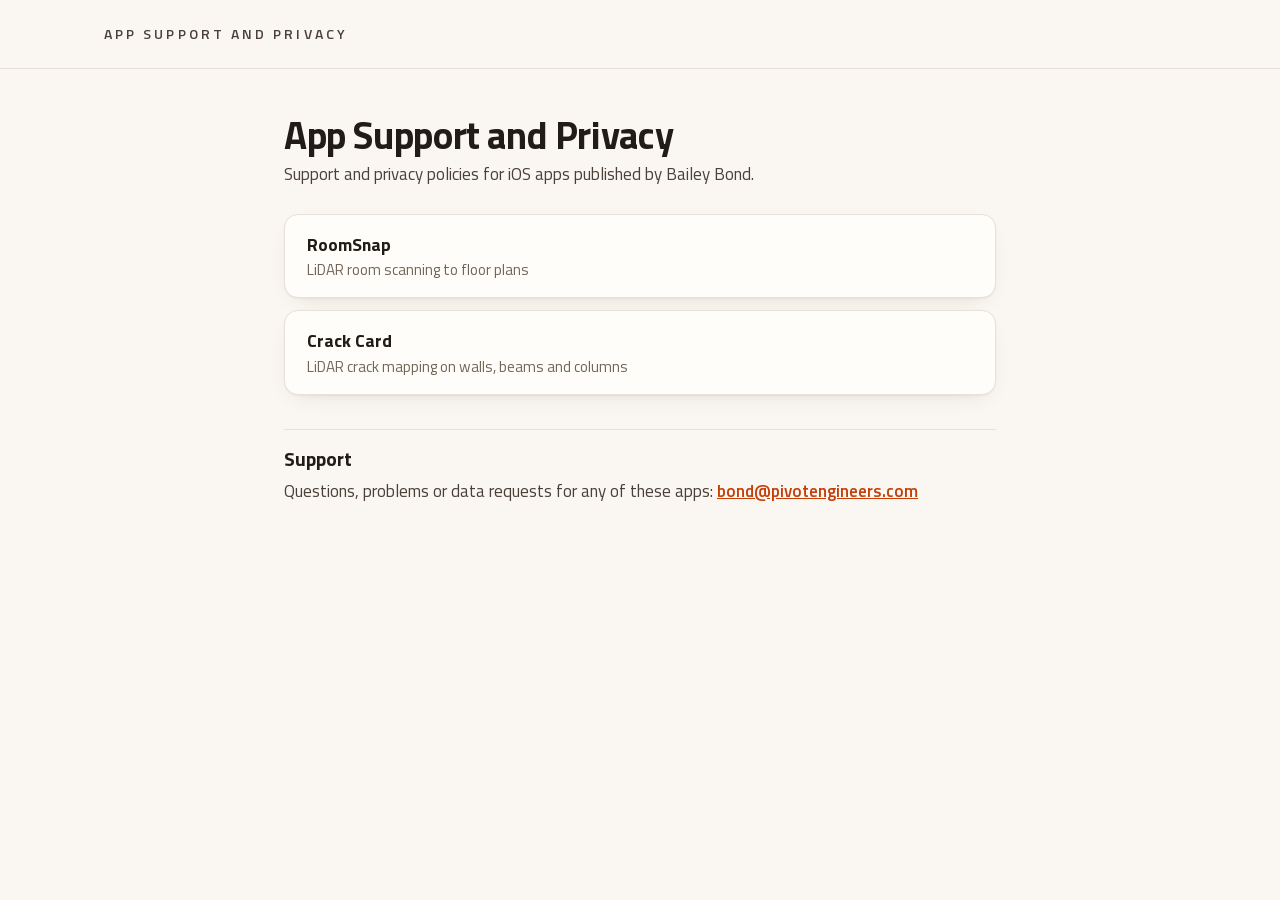
<file: index.html>
<!doctype html>
<html lang="en">
<head>
  <meta charset="UTF-8" />
  <meta name="viewport" content="width=device-width, initial-scale=1.0" />
  <title>App Support and Privacy</title>
  <link rel="stylesheet" href="assets/pivot-base.css" />
  <link rel="stylesheet" href="assets/policy.css" />
</head>
<body>
<header class="top">
  <div class="wrap top-inner">
    <a class="brand" href="./"><span class="brand-text">App support and privacy</span></a>
  </div>
</header>
<main class="doc">
  <h1>App Support and Privacy</h1>
  <p>Support and privacy policies for iOS apps published by Bailey Bond.</p>
  <ul class="apps">
    <li><a href="roomsnap/"><b>RoomSnap</b><span>LiDAR room scanning to floor plans</span></a></li>
    <li><a href="crackcard/"><b>Crack Card</b><span>LiDAR crack mapping on walls, beams and columns</span></a></li>
  </ul>
  <h2>Support</h2>
  <p>Questions, problems or data requests for any of these apps: <a href="mailto:bond@pivotengineers.com">bond@pivotengineers.com</a></p>
</main>
</body>
</html>
</file>
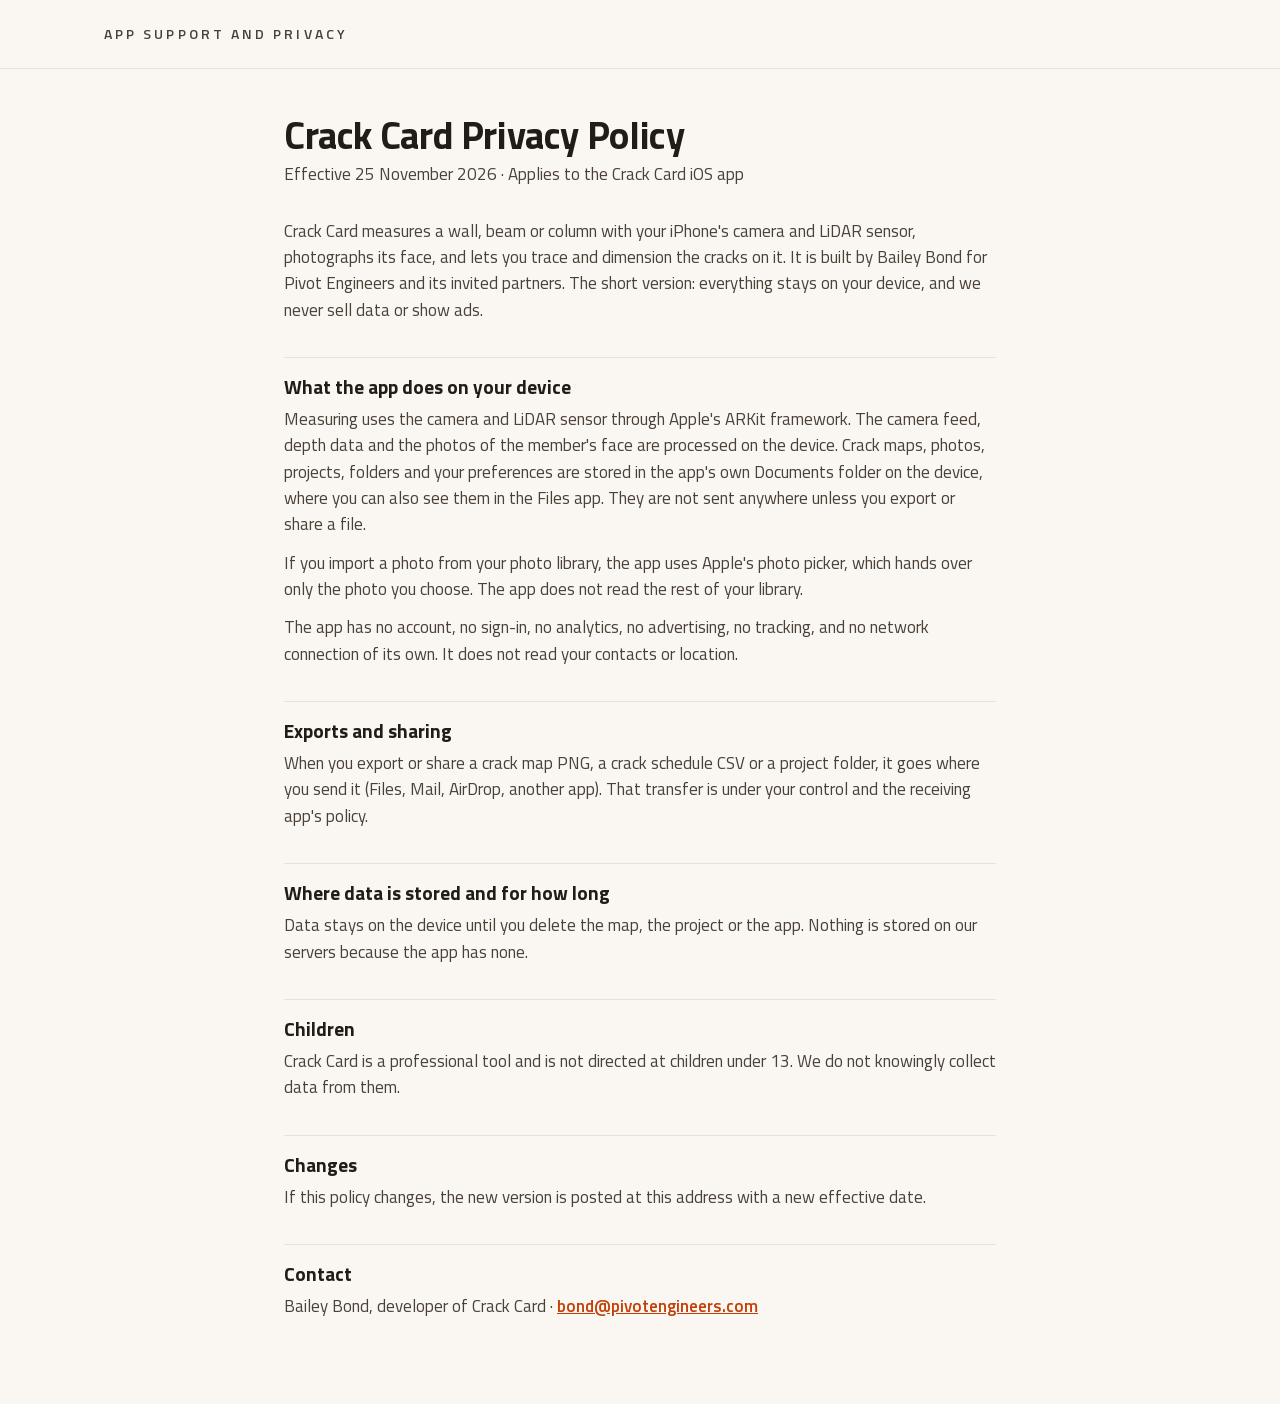
<file: crackcard/index.html>
<!doctype html>
<html lang="en">
<head>
  <meta charset="UTF-8" />
  <meta name="viewport" content="width=device-width, initial-scale=1.0" />
  <title>Crack Card Privacy Policy</title>
  <link rel="stylesheet" href="../assets/pivot-base.css" />
  <link rel="stylesheet" href="../assets/policy.css" />
</head>
<body>
<header class="top">
  <div class="wrap top-inner">
    <a class="brand" href="../"><span class="brand-text">App support and privacy</span></a>
  </div>
</header>
<main class="doc">
  <h1>Crack Card Privacy Policy</h1>
  <p class="meta">Effective 25 November 2026 · Applies to the Crack Card iOS app</p>

  <p>Crack Card measures a wall, beam or column with your iPhone's camera and LiDAR sensor, photographs
  its face, and lets you trace and dimension the cracks on it. It is built by Bailey Bond for Pivot
  Engineers and its invited partners. The short version: everything stays on your device, and we never
  sell data or show ads.</p>

  <h2>What the app does on your device</h2>
  <p>Measuring uses the camera and LiDAR sensor through Apple's ARKit framework. The camera feed, depth
  data and the photos of the member's face are processed on the device. Crack maps, photos, projects,
  folders and your preferences are stored in the app's own Documents folder on the device, where you can
  also see them in the Files app. They are not sent anywhere unless you export or share a file.</p>
  <p>If you import a photo from your photo library, the app uses Apple's photo picker, which hands over
  only the photo you choose. The app does not read the rest of your library.</p>
  <p>The app has no account, no sign-in, no analytics, no advertising, no tracking, and no network
  connection of its own. It does not read your contacts or location.</p>

  <h2>Exports and sharing</h2>
  <p>When you export or share a crack map PNG, a crack schedule CSV or a project folder, it goes where you
  send it (Files, Mail, AirDrop, another app). That transfer is under your control and the receiving
  app's policy.</p>

  <h2>Where data is stored and for how long</h2>
  <p>Data stays on the device until you delete the map, the project or the app. Nothing is stored on
  our servers because the app has none.</p>

  <h2>Children</h2>
  <p>Crack Card is a professional tool and is not directed at children under 13. We do not knowingly
  collect data from them.</p>

  <h2>Changes</h2>
  <p>If this policy changes, the new version is posted at this address with a new effective date.</p>

  <h2>Contact</h2>
  <p>Bailey Bond, developer of Crack Card · <a href="mailto:bond@pivotengineers.com">bond@pivotengineers.com</a></p>
</main>
</body>
</html>
</file>
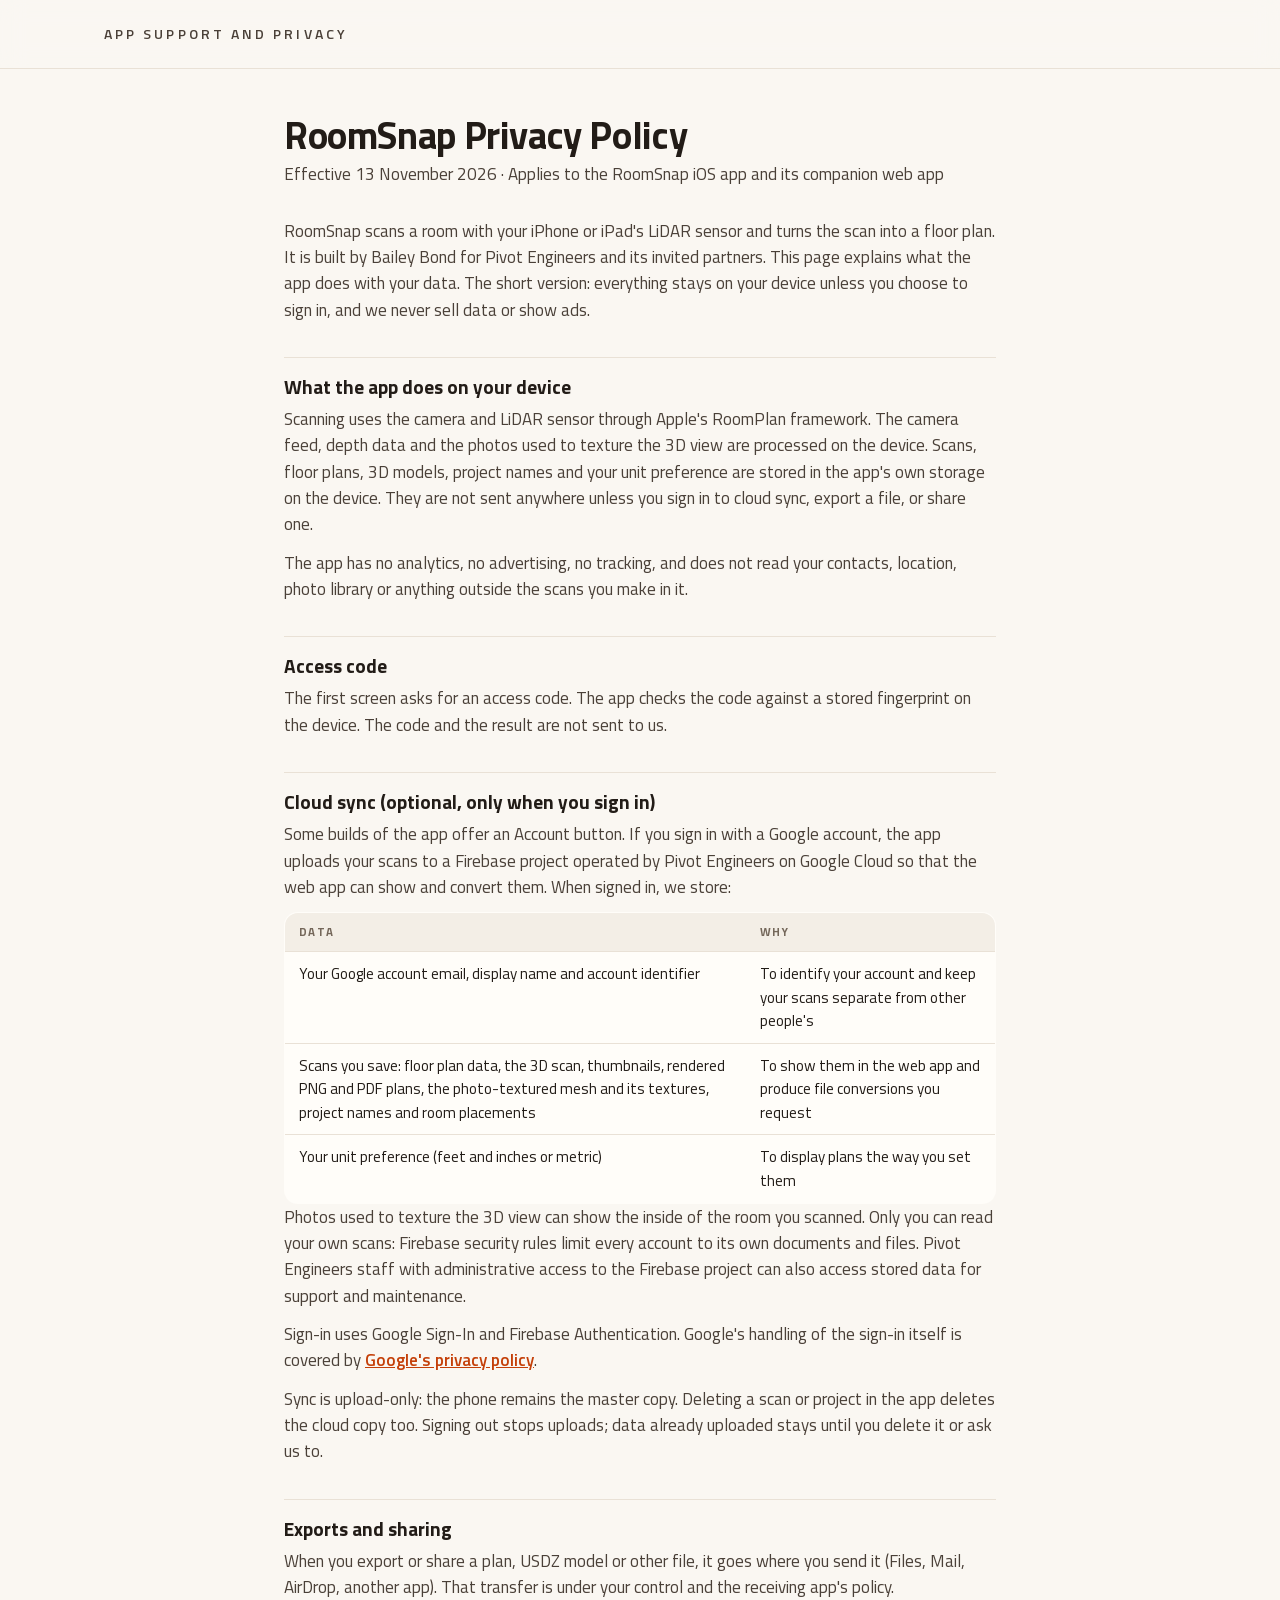
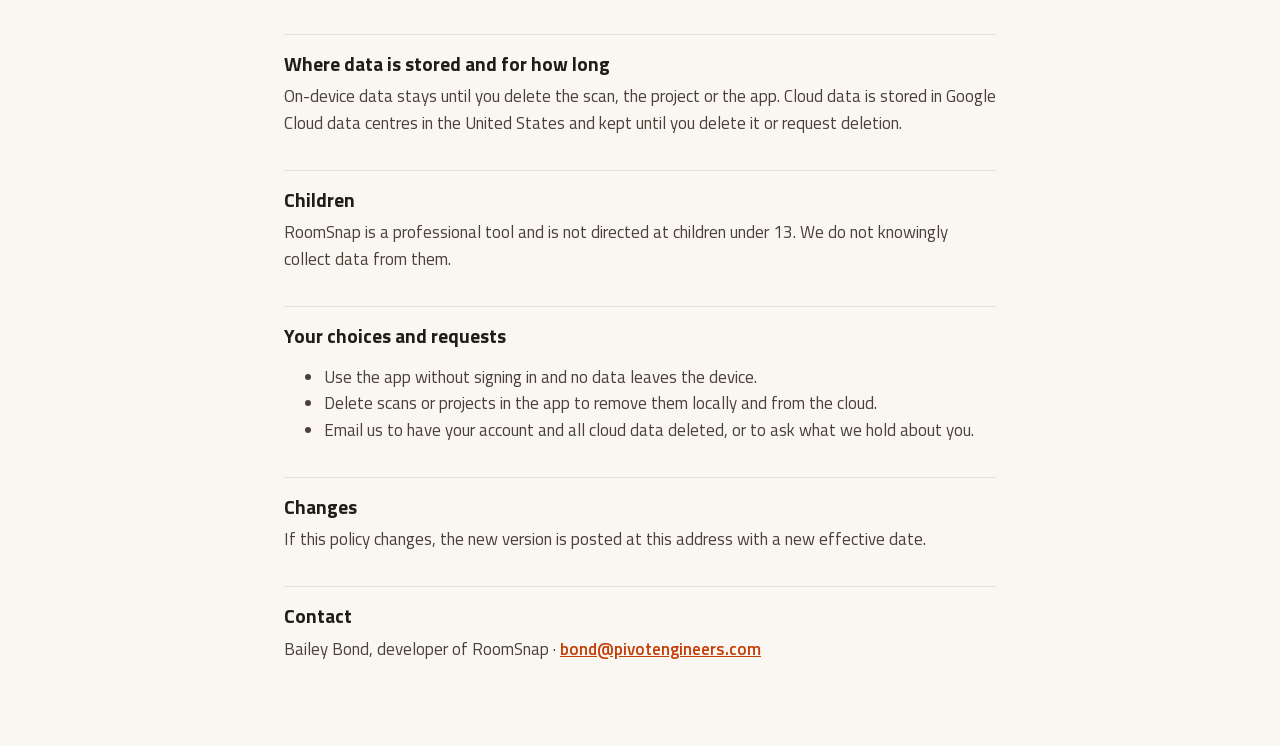
<file: roomsnap/index.html>
<!doctype html>
<html lang="en">
<head>
  <meta charset="UTF-8" />
  <meta name="viewport" content="width=device-width, initial-scale=1.0" />
  <title>RoomSnap Privacy Policy</title>
  <link rel="stylesheet" href="../assets/pivot-base.css" />
  <link rel="stylesheet" href="../assets/policy.css" />
</head>
<body>
<header class="top">
  <div class="wrap top-inner">
    <a class="brand" href="../"><span class="brand-text">App support and privacy</span></a>
  </div>
</header>
<main class="doc">
  <h1>RoomSnap Privacy Policy</h1>
  <p class="meta">Effective 13 November 2026 · Applies to the RoomSnap iOS app and its companion web app</p>

  <p>RoomSnap scans a room with your iPhone or iPad's LiDAR sensor and turns the scan into a floor plan.
  It is built by Bailey Bond for Pivot Engineers and its invited partners. This page explains what the
  app does with your data. The short version: everything stays on your device unless you choose to sign
  in, and we never sell data or show ads.</p>

  <h2>What the app does on your device</h2>
  <p>Scanning uses the camera and LiDAR sensor through Apple's RoomPlan framework. The camera feed, depth
  data and the photos used to texture the 3D view are processed on the device. Scans, floor plans,
  3D models, project names and your unit preference are stored in the app's own storage on the device.
  They are not sent anywhere unless you sign in to cloud sync, export a file, or share one.</p>
  <p>The app has no analytics, no advertising, no tracking, and does not read your contacts, location,
  photo library or anything outside the scans you make in it.</p>

  <h2>Access code</h2>
  <p>The first screen asks for an access code. The app checks the code against a stored fingerprint on
  the device. The code and the result are not sent to us.</p>

  <h2>Cloud sync (optional, only when you sign in)</h2>
  <p>Some builds of the app offer an Account button. If you sign in with a Google account, the app
  uploads your scans to a Firebase project operated by Pivot Engineers on Google Cloud so that the web
  app can show and convert them. When signed in, we store:</p>
  <div class="table-scroll"><table>
    <tr><th>Data</th><th>Why</th></tr>
    <tr><td>Your Google account email, display name and account identifier</td><td>To identify your account and keep your scans separate from other people's</td></tr>
    <tr><td>Scans you save: floor plan data, the 3D scan, thumbnails, rendered PNG and PDF plans, the photo-textured mesh and its textures, project names and room placements</td><td>To show them in the web app and produce file conversions you request</td></tr>
    <tr><td>Your unit preference (feet and inches or metric)</td><td>To display plans the way you set them</td></tr>
  </table></div>
  <p>Photos used to texture the 3D view can show the inside of the room you scanned. Only you can read
  your own scans: Firebase security rules limit every account to its own documents and files. Pivot
  Engineers staff with administrative access to the Firebase project can also access stored data for
  support and maintenance.</p>
  <p>Sign-in uses Google Sign-In and Firebase Authentication. Google's handling of the sign-in itself is
  covered by <a href="https://policies.google.com/privacy">Google's privacy policy</a>.</p>
  <p>Sync is upload-only: the phone remains the master copy. Deleting a scan or project in the app
  deletes the cloud copy too. Signing out stops uploads; data already uploaded stays until you delete it
  or ask us to.</p>

  <h2>Exports and sharing</h2>
  <p>When you export or share a plan, USDZ model or other file, it goes where you send it (Files, Mail,
  AirDrop, another app). That transfer is under your control and the receiving app's policy.</p>

  <h2>Where data is stored and for how long</h2>
  <p>On-device data stays until you delete the scan, the project or the app. Cloud data is stored in
  Google Cloud data centres in the United States and kept until you delete it or request deletion.</p>

  <h2>Children</h2>
  <p>RoomSnap is a professional tool and is not directed at children under 13. We do not knowingly
  collect data from them.</p>

  <h2>Your choices and requests</h2>
  <ul>
    <li>Use the app without signing in and no data leaves the device.</li>
    <li>Delete scans or projects in the app to remove them locally and from the cloud.</li>
    <li>Email us to have your account and all cloud data deleted, or to ask what we hold about you.</li>
  </ul>

  <h2>Changes</h2>
  <p>If this policy changes, the new version is posted at this address with a new effective date.</p>

  <h2>Contact</h2>
  <p>Bailey Bond, developer of RoomSnap · <a href="mailto:bond@pivotengineers.com">bond@pivotengineers.com</a></p>
</main>
</body>
</html>
</file>
<file: assets/pivot-base.css>
/* Pivot tools: shared tokens and base components.
   Source of truth for the look of every Pivot in-house web app. The hub
   (pivot-hub/site/styles.css) is the reference implementation; this file is the
   portable subset. Copy it into a project as-is, then add app-specific rules in a
   second file. Do not rename or re-value tokens per app.

   Font files live next to this file in fonts/. Adjust the three url() paths to
   wherever the project serves them from. */

@font-face { font-family: "Titillium Web"; font-style: normal; font-weight: 400; font-display: swap; src: url("fonts/titillium-400.woff2") format("woff2"); }
@font-face { font-family: "Titillium Web"; font-style: normal; font-weight: 600; font-display: swap; src: url("fonts/titillium-600.woff2") format("woff2"); }
@font-face { font-family: "Titillium Web"; font-style: normal; font-weight: 700; font-display: swap; src: url("fonts/titillium-700.woff2") format("woff2"); }

:root {
  /* warm neutrals */
  --bg: #faf7f2;          /* page */
  --bg-2: #f3eee6;        /* wells, table heads, hover fills */
  --panel: #fffdf9;       /* cards, inputs */
  --line: #e9e1d6;        /* hairlines */
  --line-2: #d9cfc0;      /* stronger borders, dividers */
  --ink: #221c17;         /* text */
  --ink-2: #4a4038;       /* secondary text */
  --muted: #74675a;       /* captions, labels (4.9:1 on --bg) */
  /* brand */
  --orange: #e8500f;      /* primary action fill, accents */
  --orange-deep: #c43f08; /* links, hover, text-on-light */
  --amber: #ffb400;       /* highlight only, never text */
  --orange-tint: #fdeee5; /* tinted wells, row hover */
  /* status */
  --s-live: #5d6b2a;  --s-live-bg: #eef0dc;
  --s-warn: #9a5a0a;  --s-warn-bg: #fdf1dc;
  --s-int: #8a3b1b;   --s-int-bg: #f9e6dd;
  --s-off: #74675a;   --s-off-bg: #efeae2;
  --danger: #a3301a;  --danger-bg: #fbeee9;  --danger-line: #e8c3b6;
  /* shape */
  --radius: 14px;         /* cards, panels */
  --radius-lg: 22px;      /* hero, sign-in card, feature bands */
  --radius-sm: 10px;      /* inputs, wells */
  --shadow: 0 1px 2px rgba(60, 40, 20, .05), 0 8px 24px -12px rgba(60, 40, 20, .18);
  --shadow-hover: 0 2px 4px rgba(60, 40, 20, .06), 0 16px 32px -14px rgba(60, 40, 20, .28);
  --font: "Titillium Web", -apple-system, BlinkMacSystemFont, "Segoe UI", Helvetica, Arial, sans-serif;
  --mono: ui-monospace, "SF Mono", Menlo, Consolas, monospace;
  color-scheme: light;
}

* { box-sizing: border-box; }
html { scroll-padding-top: 80px; }
body {
  margin: 0;
  font: 17px/1.55 var(--font);
  color: var(--ink);
  background: var(--bg);
  -webkit-font-smoothing: antialiased;
}
a { color: var(--orange-deep); }
h1, h2, h3 { margin: 0 0 .4rem; line-height: 1.15; }
h1 { font-size: clamp(1.7rem, 3.5vw, 2.4rem); font-weight: 700; letter-spacing: -.01em; }
h2 { font-size: .95rem; text-transform: uppercase; letter-spacing: .22em; font-weight: 700; color: var(--ink-2); }
h3 { font-size: 1.25rem; font-weight: 700; }
p { margin: 0 0 .75rem; }
button, input, select, textarea { font: inherit; color: inherit; }
[hidden] { display: none !important; }
:focus-visible { outline: 2px solid var(--orange); outline-offset: 2px; border-radius: 4px; }
.wrap { max-width: 1120px; margin: 0 auto; padding: 0 24px; }
.subtle { color: var(--muted); }
.small { font-size: .9rem; }
.mono { font-family: var(--mono); font-size: .92em; }

/* header: logo, divider, app name, then the signed-in pill on the right */
.top { position: sticky; top: 0; z-index: 10; background: rgba(250, 247, 242, .85); backdrop-filter: blur(12px); -webkit-backdrop-filter: blur(12px); border-bottom: 1px solid var(--line); }
.top-inner { display: flex; align-items: center; gap: 24px; height: 68px; }
.brand { display: inline-flex; align-items: center; gap: 14px; color: var(--ink); text-decoration: none; }
.brand img { height: 38px; width: auto; display: block; }
.brand-divider { width: 1px; height: 26px; background: var(--line-2); }
.brand-text { font-size: 14px; text-transform: uppercase; letter-spacing: .22em; color: var(--muted); font-weight: 600; white-space: nowrap; }
.top-right { margin-left: auto; display: flex; align-items: center; gap: 12px; }
.who { display: inline-flex; align-items: center; gap: 8px; font-size: 13px; color: var(--muted); white-space: nowrap; padding: 4px 12px; border: 1px solid var(--line); border-radius: 999px; background: var(--panel); }

/* buttons: pill, orange primary; one primary per view */
.btn {
  display: inline-flex; align-items: center; gap: 8px; background: var(--orange); color: #fff; text-decoration: none; font-weight: 700;
  font-size: .9rem; padding: 8px 16px; border: 1.5px solid transparent; border-radius: 999px; white-space: nowrap; letter-spacing: .01em; cursor: pointer;
  transition: background .15s ease, transform .15s ease, border-color .15s ease;
}
.btn:hover { background: var(--orange-deep); transform: translateY(-1px); text-decoration: none; }
.btn.secondary { background: transparent; color: var(--ink); border-color: var(--line-2); }
.btn.secondary:hover { background: var(--panel); border-color: var(--ink); }
.btn.ghost { background: transparent; color: var(--ink-2); }
.btn.ghost:hover { background: var(--bg-2); color: var(--ink); transform: none; }
.btn.small { padding: 5px 12px; font-size: 13px; }
/* last, so it wins over the variants above */
.btn:disabled, .btn.disabled, .btn.secondary:disabled, .btn.secondary.disabled, .btn.ghost:disabled, .btn.ghost.disabled { background: var(--bg-2); color: var(--muted); border-color: transparent; pointer-events: none; cursor: default; transform: none; }

/* surfaces */
.card, .panel { background: var(--panel); border: 1px solid var(--line); border-radius: var(--radius); box-shadow: var(--shadow); }
.card { padding: 22px 24px 20px; }
.card.lift { transition: transform .18s ease, box-shadow .18s ease, border-color .18s ease; }
.card.lift:hover { transform: translateY(-3px); box-shadow: var(--shadow-hover); border-color: var(--line-2); }
.well { background: var(--bg-2); border-radius: var(--radius-sm); padding: 10px 12px; }
.kind { font-size: 11.5px; text-transform: uppercase; letter-spacing: .14em; color: var(--muted); font-weight: 700; }

/* status pills */
.status { display: inline-block; font-size: 12px; font-weight: 700; padding: 3px 11px; border-radius: 999px; letter-spacing: .02em; }
.status[data-s="live"], .status[data-s="pilot"], .status[data-s="ok"] { color: var(--s-live); background: var(--s-live-bg); }
.status[data-s="review"], .status[data-s="building"], .status[data-s="warn"] { color: var(--s-warn); background: var(--s-warn-bg); }
.status[data-s="internal"] { color: var(--s-int); background: var(--s-int-bg); }
.status[data-s="parked"], .status[data-s="off"] { color: var(--s-off); background: var(--s-off-bg); }

/* notices */
.notice { padding: 14px 18px; border-radius: var(--radius); background: var(--panel); color: var(--ink-2); border: 1px solid var(--line); }
.notice.error { color: var(--danger); border-color: var(--danger-line); background: var(--danger-bg); }

/* form fields */
label.field, .field > label { display: block; font-size: 11.5px; text-transform: uppercase; letter-spacing: .12em; color: var(--muted); font-weight: 700; margin-bottom: 4px; }
input[type="text"], input[type="email"], input[type="search"], input[type="number"], select, textarea {
  width: 100%; padding: 9px 12px; background: var(--panel); border: 1.5px solid var(--line-2); border-radius: var(--radius-sm);
}
input:focus, select:focus, textarea:focus { outline: none; border-color: var(--orange); box-shadow: 0 0 0 3px var(--orange-tint); }

/* tables */
.table-wrap { overflow-x: auto; border: 1px solid var(--line); border-radius: var(--radius); background: var(--panel); box-shadow: var(--shadow); }
table.data { width: 100%; border-collapse: collapse; font-size: .95rem; }
table.data th, table.data td { padding: 10px 14px; text-align: left; border-bottom: 1px solid var(--line); vertical-align: top; }
table.data th { font-size: 11.5px; text-transform: uppercase; letter-spacing: .12em; color: var(--muted); font-weight: 700; background: var(--bg-2); }
table.data tbody tr:last-child td { border-bottom: 0; }
table.data tbody tr:hover td { background: var(--orange-tint); }

/* progress and spinner */
.progress { height: 6px; background: var(--line); border-radius: 3px; overflow: hidden; }
.progress > div { height: 100%; width: 0; background: var(--orange); transition: width .6s; }
.spinner { width: 18px; height: 18px; border-radius: 50%; border: 2px solid var(--line-2); border-top-color: var(--orange); animation: pivot-spin .8s linear infinite; flex: none; }
@keyframes pivot-spin { to { transform: rotate(360deg); } }

/* sign-in screen */
.signin { min-height: 100vh; display: grid; place-items: center; padding: 24px; background: linear-gradient(160deg, var(--bg) 40%, var(--orange-tint)); }
.signin-card { width: min(440px, 100%); padding: 40px 36px; border: 1px solid var(--line); border-radius: var(--radius-lg); background: var(--panel); box-shadow: var(--shadow); text-align: center; display: grid; gap: 20px; justify-items: center; }
.signin-card img { height: 48px; width: auto; }

/* footer */
.foot { border-top: 1px solid var(--line); margin-top: 24px; padding: 24px 0 40px; color: var(--muted); font-size: .85rem; }

@media (max-width: 760px) {
  .wrap { padding: 0 16px; }
  .top-inner { gap: 12px; }
  .brand-text, .brand-divider { display: none; }
}
@media (prefers-reduced-motion: reduce) {
  * { transition: none !important; animation-duration: .01ms !important; }
}
</file>
<file: assets/policy.css>
/* Support and privacy pages: page rules on top of pivot-base.css (the Pivot tools look). */
.top .brand-text { color: var(--ink-2); }
.top .brand-text b { color: var(--orange-deep); font-weight: 700; }
main.doc { max-width: 760px; margin: 0 auto; padding: 44px 24px 72px; }
main.doc h1 { margin-bottom: 4px; }
main.doc h2 { font-size: 1.2rem; text-transform: none; letter-spacing: 0; color: var(--ink); margin: 34px 0 8px; padding-top: 18px; border-top: 1px solid var(--line); }
main.doc p, main.doc li { color: var(--ink-2); }
main.doc a { font-weight: 600; }
.meta { color: var(--muted); margin-bottom: 30px; }
.apps { list-style: none; padding: 0; margin: 26px 0 0; display: grid; gap: 12px; }
.apps a { display: block; padding: 16px 22px; background: var(--panel); border: 1px solid var(--line); border-radius: var(--radius); box-shadow: var(--shadow); color: var(--ink); text-decoration: none; transition: transform .18s ease, box-shadow .18s ease, border-color .18s ease; }
.apps a:hover { transform: translateY(-2px); box-shadow: var(--shadow-hover); border-color: var(--orange); }
.apps b { display: block; font-size: 1.1rem; }
.apps span { display: block; color: var(--muted); font-size: .95rem; font-weight: 400; }
main.doc table { border-collapse: collapse; width: 100%; font-size: .95rem; background: var(--panel); border: 1px solid var(--line); border-radius: var(--radius); overflow: hidden; }
main.doc th, main.doc td { text-align: left; padding: 10px 14px; border-bottom: 1px solid var(--line); vertical-align: top; }
main.doc th { font-size: 11.5px; text-transform: uppercase; letter-spacing: .12em; color: var(--muted); font-weight: 700; background: var(--bg-2); }
main.doc tr:last-child td { border-bottom: 0; }
.table-scroll { overflow-x: auto; }
/* These pages carry no logo, so the name stays in the header at phone width. */
@media (max-width: 760px) { .top .brand-text { display: inline; font-size: 12px; } main.doc { padding: 32px 16px 56px; } }
</file>
